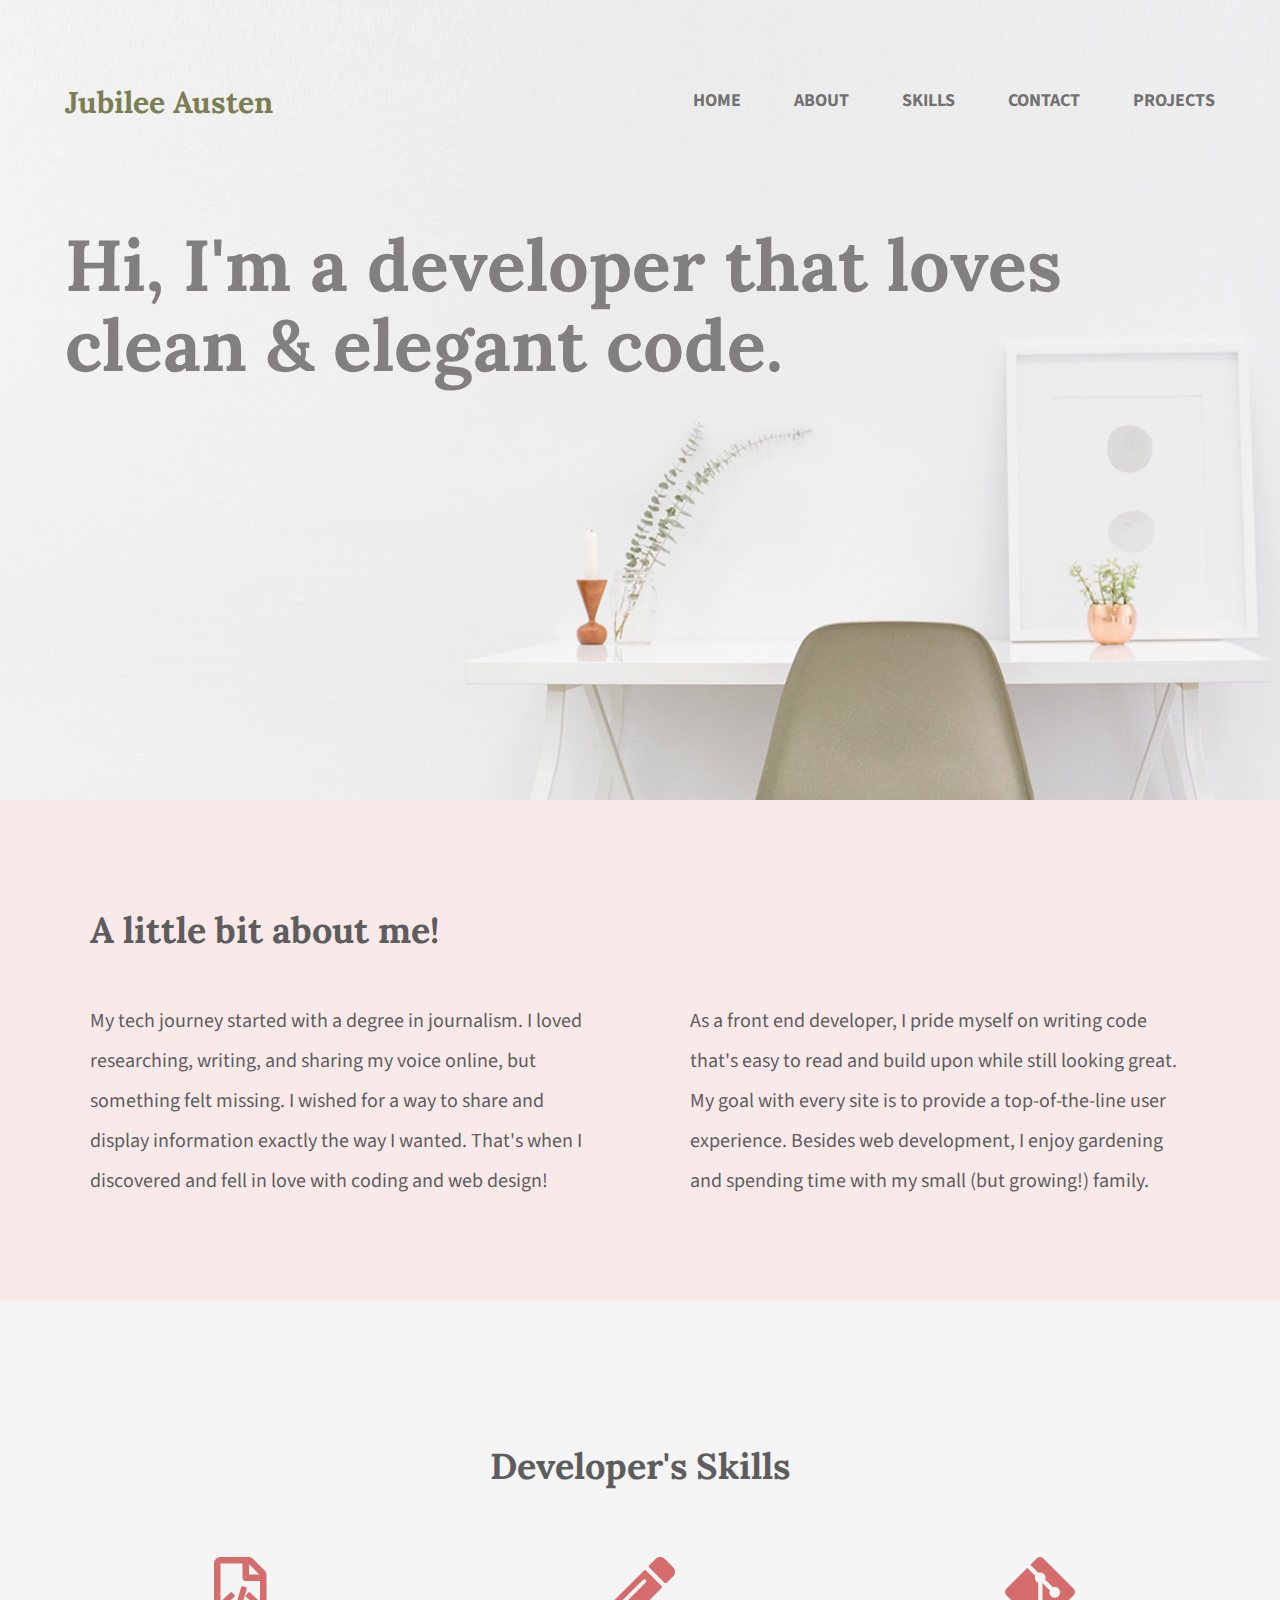
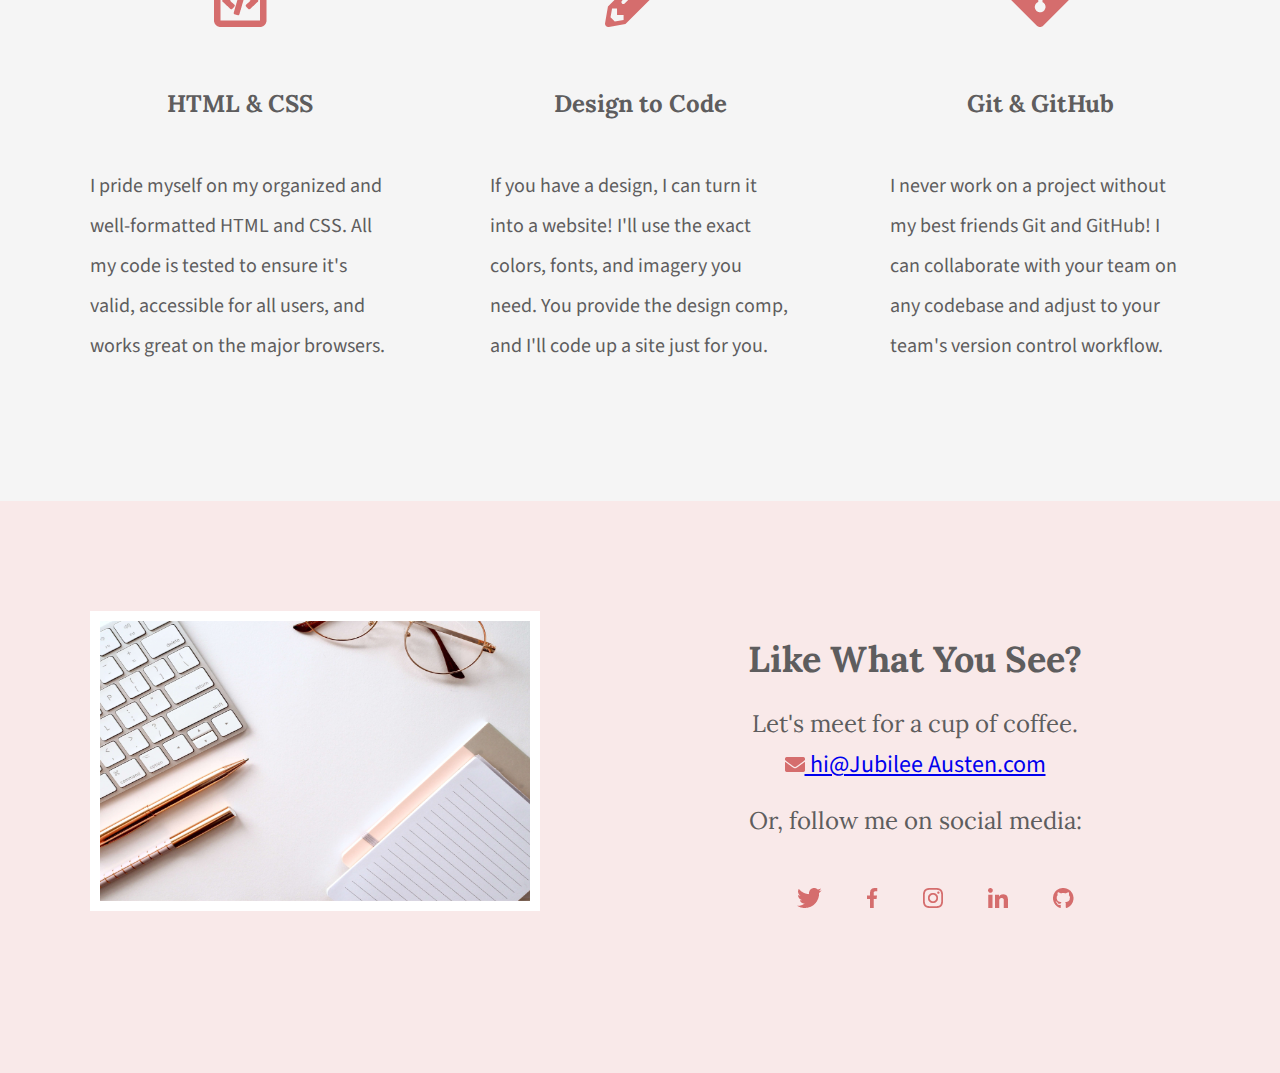
<file: index.html>
<!DOCTYPE html>
<html lang="en">
  <head>
    <meta charset="UTF-8" />
    <title>Jubilee Austin | Portfolio</title>
    <link rel="stylesheet" href="css/normalize.css" />
    <link rel="stylesheet" href="css/main.css" />
    <link rel="preconnect" href="https://fonts.googleapis.com" />
    <link rel="preconnect" href="https://fonts.googleapis.com" />
    <link rel="preconnect" href="https://fonts.gstatic.com" crossorigin />
    <link
      href="https://fonts.googleapis.com/css2?family=Lora&family=Source+Sans+3&display=swap"
      rel="stylesheet"
    />
  </head>

  <body>
    <header class="homepage-hero">
      <div class="content-wrapper">
        <h1>Jubilee Austen</h1>

        <nav>
          <ul>
            <li><a href="#">Home</a></li>
            <li><a href="#about">About </a></li>
            <li><a href="#skills">Skills</a></li>
            <li><a href="#contact">Contact</a></li>
            <li><a href="Projects/index.html">Projects</a></li>
          </ul>
        </nav>
        <h2>Hi, I'm a developer that loves clean & elegant code.</h2>
      </div>
    </header>
    
    
    
    
    
    
    <main>
        <section id="about">
        <div class="content-wrapper">
          <h2>A little bit about me!</h2>
          <p>
            My tech journey started with a degree in journalism. I loved
            researching, writing, and sharing my voice online, but something
            felt missing. I wished for a way to share and display information
            exactly the way I wanted. That's when I discovered and fell in love
            with coding and web design!
          </p>
          <p>
            As a front end developer, I pride myself on writing code that's easy
            to read and build upon while still looking great. My goal with every
            site is to provide a top-of-the-line user experience. Besides web
            development, I enjoy gardening and spending time with my small (but
            growing!) family.
          </p>
        </div>
      </section>
      
      
      
      
      
      <section id="skills">
        <div class="content-wrapper">
          <h2>Developer's Skills</h2>
          <div class="skill-list">
            <img src="./img/html-icon.png" alt="html-icon" />
            <h3>HTML & CSS</h3>
            <p>
              I pride myself on my organized and well-formatted HTML and CSS.
              All my code is tested to ensure it's valid, accessible for all
              users, and works great on the major browsers.
            </p>
          </div>
          <div class="skill-list">
            <img src="./img/pencil-icon.png" alt="pencil" />
            <h3>Design to Code</h3>
            <p>
              If you have a design, I can turn it into a website! I'll use the
              exact colors, fonts, and imagery you need. You provide the design
              comp, and I'll code up a site just for you.
            </p>
          </div>
          <div class="skill-list">
            <img src="./img/git-icon.png" alt="git-icon" />
            <h3>Git & GitHub</h3>
            <p>
              I never work on a project without my best friends Git and GitHub!
              I can collaborate with your team on any codebase and adjust to
              your team's version control workflow.
            </p>
          </div>
        </div>
      </section>
    </main>

    
    
    <footer id="contact">
      <div class="content-wrapper">
        <div class="contact-image">
          <img class="contact-img"
            src="./img/jess-bailey-q10VITrVYUM-unsplash.png"
            alt="jess-bailey"
          />
        </div>
        <div class="contact-info">
          <h2>Like What You See?</h2>
          <h3 id="email-header">Let's meet for a cup of coffee.</h3>

          <a href="mailto:hi@Jubilee Austen.com"
            ><img src="img/envelope.png" alt="envelope" /> hi@Jubilee
            Austen.com</a
          >

          <h3 id="socialmedia-header">Or, follow me on social media:</h3>
          <ul>
            <li>
              <a href="https://twitter.com/home" target="_blank"
                ><img src="img/twitter.png" alt="Twitter icon"
              /></a>
            </li>
            <li>
              <a href="https://www.facebook.com" target="_blank"
                ><img src="img/facebook.png" alt="Facebook icon"
              /></a>
            </li>
            <li>
              <a href="https://www.instagram.com" target="_blank"
                ><img src="img/instagram.png" alt="Instagram icon"
              /></a>
            </li>
            <li>
              <a href="https://www.linkedin.com" target="_blank"
                ><img src="img/linkedin.png" alt="LinkedIn icon"
              /></a>
            </li>
            <li>
              <a href="https://github.com" target="_blank"
                ><img src="img/github.png" alt="GitHub icon"
              /></a>
            </li>
          </ul>
        </div>
      </div>
    </footer>
  </body>
</html>
</file>
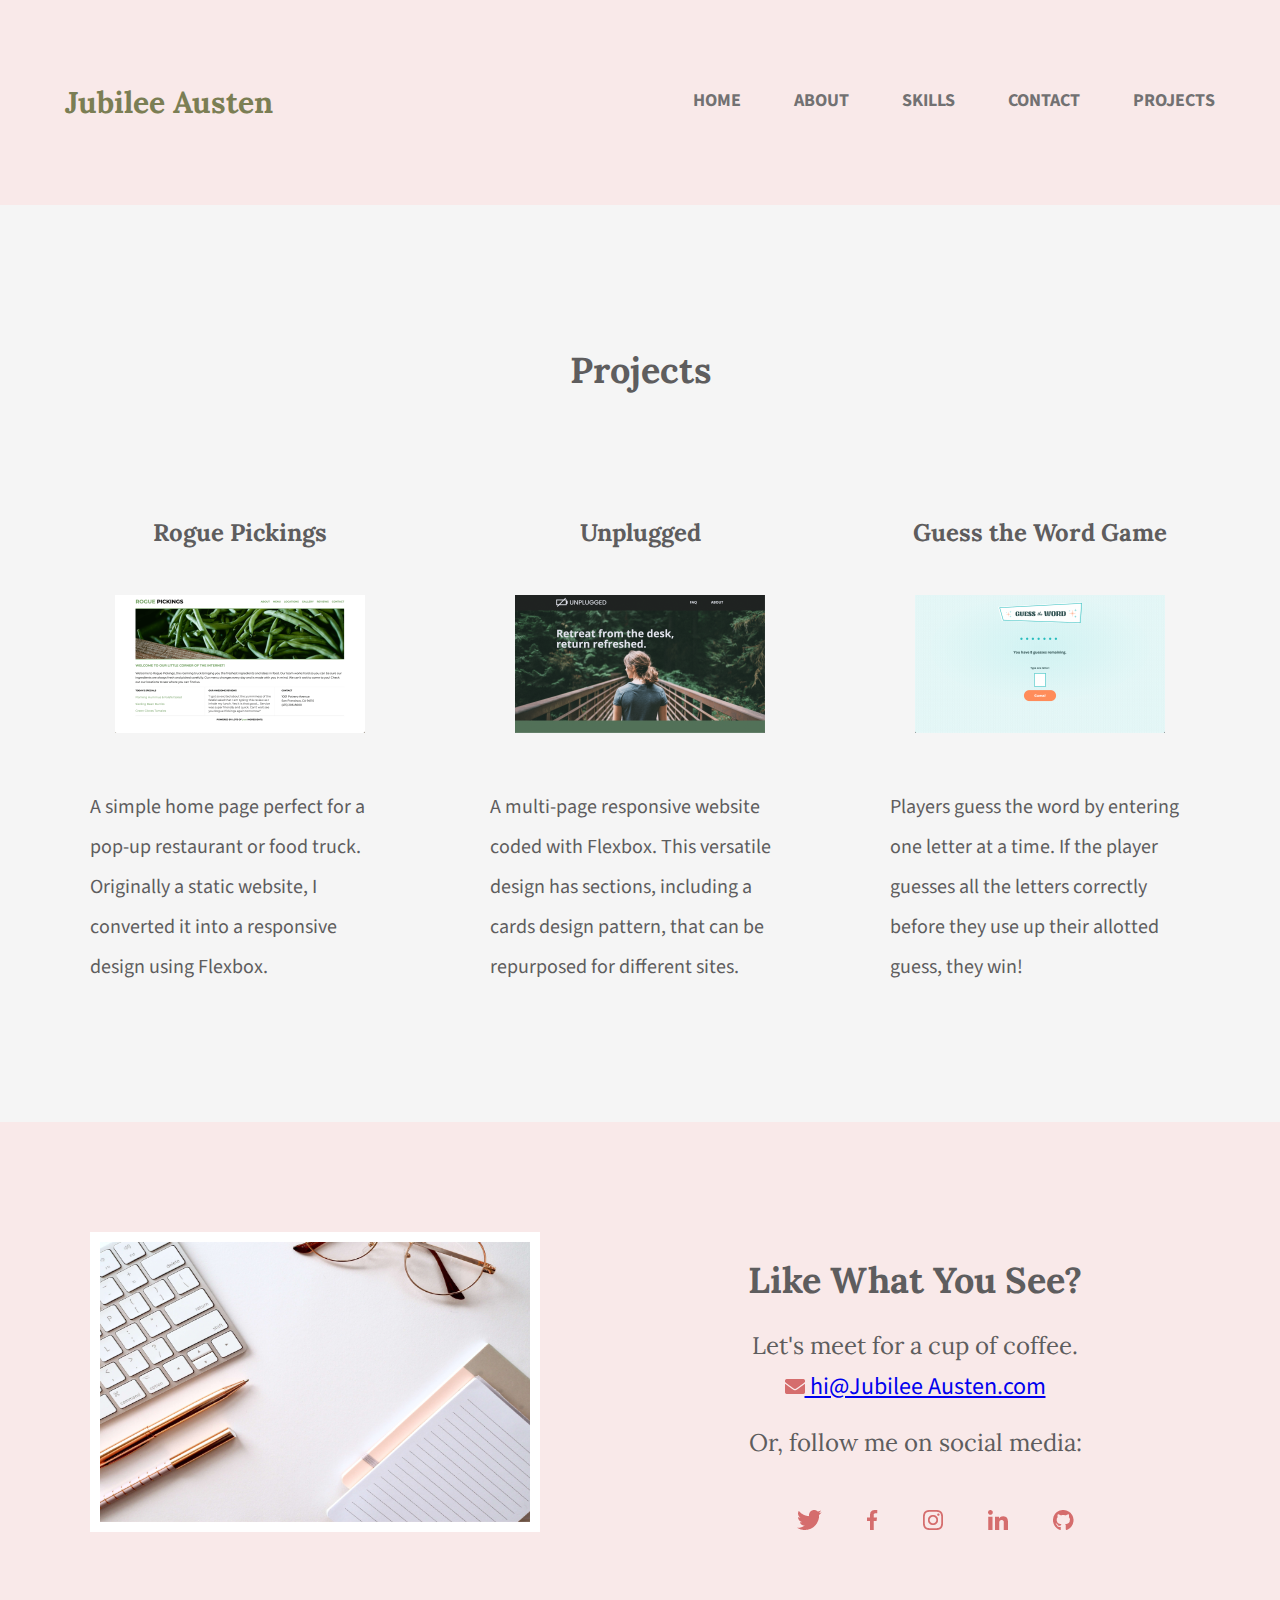
<file: Projects/index.html>
<!DOCTYPE html>
<html lang="en">
  <head>
    <meta charset="UTF-8" />
    <title>Projects | Jubilee Austin</title>
    <link rel="stylesheet" href="../css/normalize.css" />
    <link rel="stylesheet" href="../css/main.css" />
    <link rel="preconnect" href="https://fonts.googleapis.com" />
    <link rel="preconnect" href="https://fonts.googleapis.com" />
    <link rel="preconnect" href="https://fonts.gstatic.com" crossorigin />
    <link
      href="https://fonts.googleapis.com/css2?family=Lora&family=Source+Sans+3&display=swap"
      rel="stylesheet"
    />
  </head>

  <body>
    <header class="project-display">
      <div class="content-wrapper">
        <h1>Jubilee Austen</h1>

        <nav>
          <ul>
            <li><a href="../index.html">Home</a></li>
            <li><a href="../index.html#about">About </a></li>
            <li><a href="../index.html#skills">Skills</a></li>
            <li><a href="../index.html#contact">Contact</a></li>
            <li><a href="Projects/index.html">Projects</a></li>
          </ul>
        </nav>
      </div>
    </header>

    <main>
      <section id="project-section">
        <div class="content-wrapper">
          <h2>Projects</h2>
          <div class="project-list">
            <h3>Rogue Pickings</h3>
            <img src="../img/rogue-pickings.png" />
            <p>
              A simple home page perfect for a pop-up restaurant or food truck.
              Originally a static website, I converted it into a responsive
              design using Flexbox.
            </p>
          </div>
          <div class="project-list">
            <h3>Unplugged</h3>
            <img src="../img/unplugged.png" />
            <p>
              A multi-page responsive website coded with Flexbox. This versatile
              design has sections, including a cards design pattern, that can be
              repurposed for different sites.
            </p>
          </div>
          <div class="project-list">
            <h3>Guess the Word Game</h3>
            <img src="../img/guess-the-word-game.png" />
            <p>
              Players guess the word by entering one letter at a time. If the
              player guesses all the letters correctly before they use up their
              allotted guess, they win!
            </p>
          </div>
        </div>
      </section>
    </main>

    <footer id="contact">
      <div class="content-wrapper">
        <div class="contact-image">
          <img
            class="contact-img"
            src="../img/jess-bailey-q10VITrVYUM-unsplash.png"
            alt="jess-bailey"
          />
        </div>
        <div class="contact-info">
          <h2>Like What You See?</h2>
          <h3 id="email-header">Let's meet for a cup of coffee.</h3>

          <a href="mailto:hi@Jubilee Austen.com"
            ><img src="../img/envelope.png" alt="envelope" /> hi@Jubilee
            Austen.com</a
          >

          <h3 id="socialmedia-header">Or, follow me on social media:</h3>
          <ul>
            <li>
              <a href="https://twitter.com/home" target="_blank"
                ><img src="../img/twitter.png" alt="Twitter icon"
              /></a>
            </li>
            <li>
              <a href="https://www.facebook.com" target="_blank"
                ><img src="../img/facebook.png" alt="Facebook icon"
              /></a>
            </li>
            <li>
              <a href="https://www.instagram.com" target="_blank"
                ><img src="../img/instagram.png" alt="Instagram icon"
              /></a>
            </li>
            <li>
              <a href="https://www.linkedin.com" target="_blank"
                ><img src="../img/linkedin.png" alt="LinkedIn icon"
              /></a>
            </li>
            <li>
              <a href="https://github.com" target="_blank"
                ><img src="../img/github.png" alt="GitHub icon"
              /></a>
            </li>
          </ul>
        </div>
      </div>
    </footer>
  </body>
</html>
</file>
<file: css/main.css>
/****** Global Styles ******/

body {
    font-family: 'Source Sans 3', sans-serif;
    color: #5E5D5E;
    background-color: #F9E9E9;
}


.content-wrapper {

    width: 1200px;
    margin: 0 auto;
    overflow: auto;
}





/****** Header Styles ******/

.homepage-hero {
    background: url('../img/full-background.png'), #f9efef;
    height: 800px;
    
}

h1{
    color:#7B7E54;
    width:300px;
    padding:65px 0px 65px 25px;
    font-size: 30px;
    float:left;

}
header nav {
    padding: 75px 25px 75px 0px;
    width: 800px;
    float: right;
    text-align: right;
}

header nav ul li{
    display: inline-block;
    text-transform: uppercase;
    font-size: 18px;
    font-weight: bold;
    
    
    
}
header nav ul li a {
    text-decoration: none;
    color: #727172;
    padding-left:50px;
}

header h2{
    padding:20px 0px 20px 25px;
    color:#817F80;
    width: 1000px;
    clear: both;
    line-height: 80px;
    font-size: 72px;
}

h1,h2,h3{
    font-family: 'Lora', serif;
}








/****** About Styles ******/


#about .content-wrapper{
    padding-top: 80px;
    padding-bottom: 80px;
}
#about h2{
    padding-left: 50px;
    font-size: 36px;

}
#about p{
    float:left;
    width:500px;
    padding:0 50px 0 50px;
    font-size: 20px;
    line-height: 40px;

    
}





/****** Skill Styles ******/

#skills{
    text-align: center;
    background-color: #F5F5F5;
    padding-top: 115px;
    padding-bottom: 115px;
    

}
.skill-list{
    float: left;
    width:300px;
    padding-left:50px;
    padding-right: 50px;
    
}
#skills h2{
    padding-bottom: 40px;
    font-size: 36px;
}
#skills p{
    line-height:40px;
    font-size:20px;
    text-align: left;
}
#skills h3{
    padding-top: 30px;
    padding-bottom: 20px;
    font-size:24px;
    line-height:36px;
}






/****** Contact Styles ******/

#contact .content-wrapper{
    
   
    padding-top: 110px;
    padding-bottom: 110px;
    background-color: #F9E9E9;
    
}
.contact-image{
    float:left;
    width:600px;
    
    
    
    

}
.contact-img{
    border: 10px solid white;
    width:450px;
    height:300px;
    margin: 0 50px;
    box-sizing: border-box;
}
.contact-info{
    float:left;
    width: 500px;
    padding-left: 50px;
    text-align: center;
    line-height: 36px;
    font-size: 24px;
    box-sizing: border-box;

}
#contact ul li{
    list-style: none;
    display: inline-block;
    
    padding:20px;
}
#contact h3 {
    font-size: 24px;
    font-weight: 400;
    line-height: 36px;
}
#contact #email-header {
    margin-bottom: 5px;
}
#contact #socialmedia-header {
    margin: 20px 0 5px 0;
}



 /****** Projects Page Styles ******/
 
/****** Projects Page Header Styles ******/


 #project-section{
    
            text-align: center;
            background-color: #F5F5F5;
            padding-top: 115px;
            padding-bottom: 115px;

 }

/****** Projects Page Projects Styles ******/
 .project-list {
     float: left;
     width: 300px;
     padding-left: 50px;
     padding-right: 50px;
    

 }

 #project-section h2 {
     padding-bottom: 40px;
     font-size: 36px;
     text-align: center;
 }

 #project-section p {
     line-height: 40px;
     font-size: 20px;
     text-align: left;
 }

 #project-section h3 {
     padding-top: 30px;
     padding-bottom: 20px;
     font-size: 24px;
     line-height: 36px;
    text-align: center;
 }

#project-section img{
    width:250px;
    
    padding-bottom: 30px;
}
</file>
